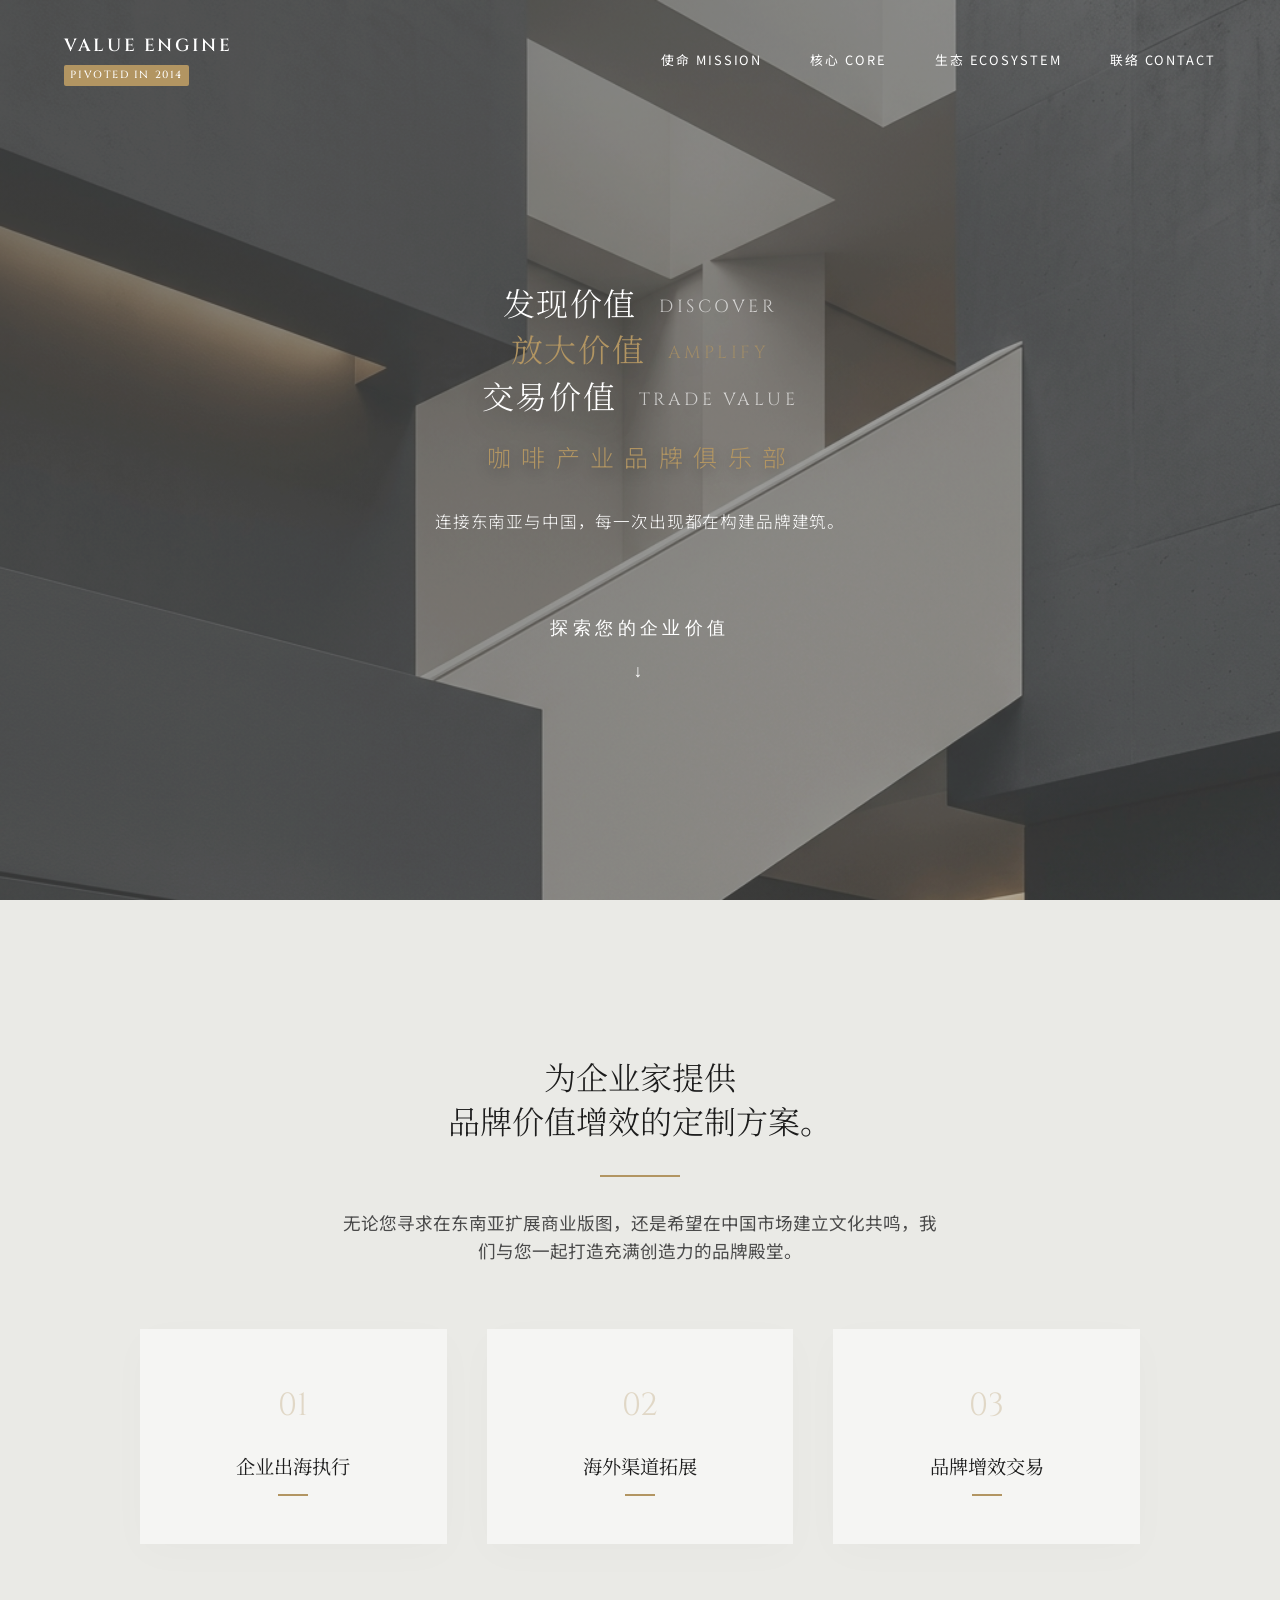
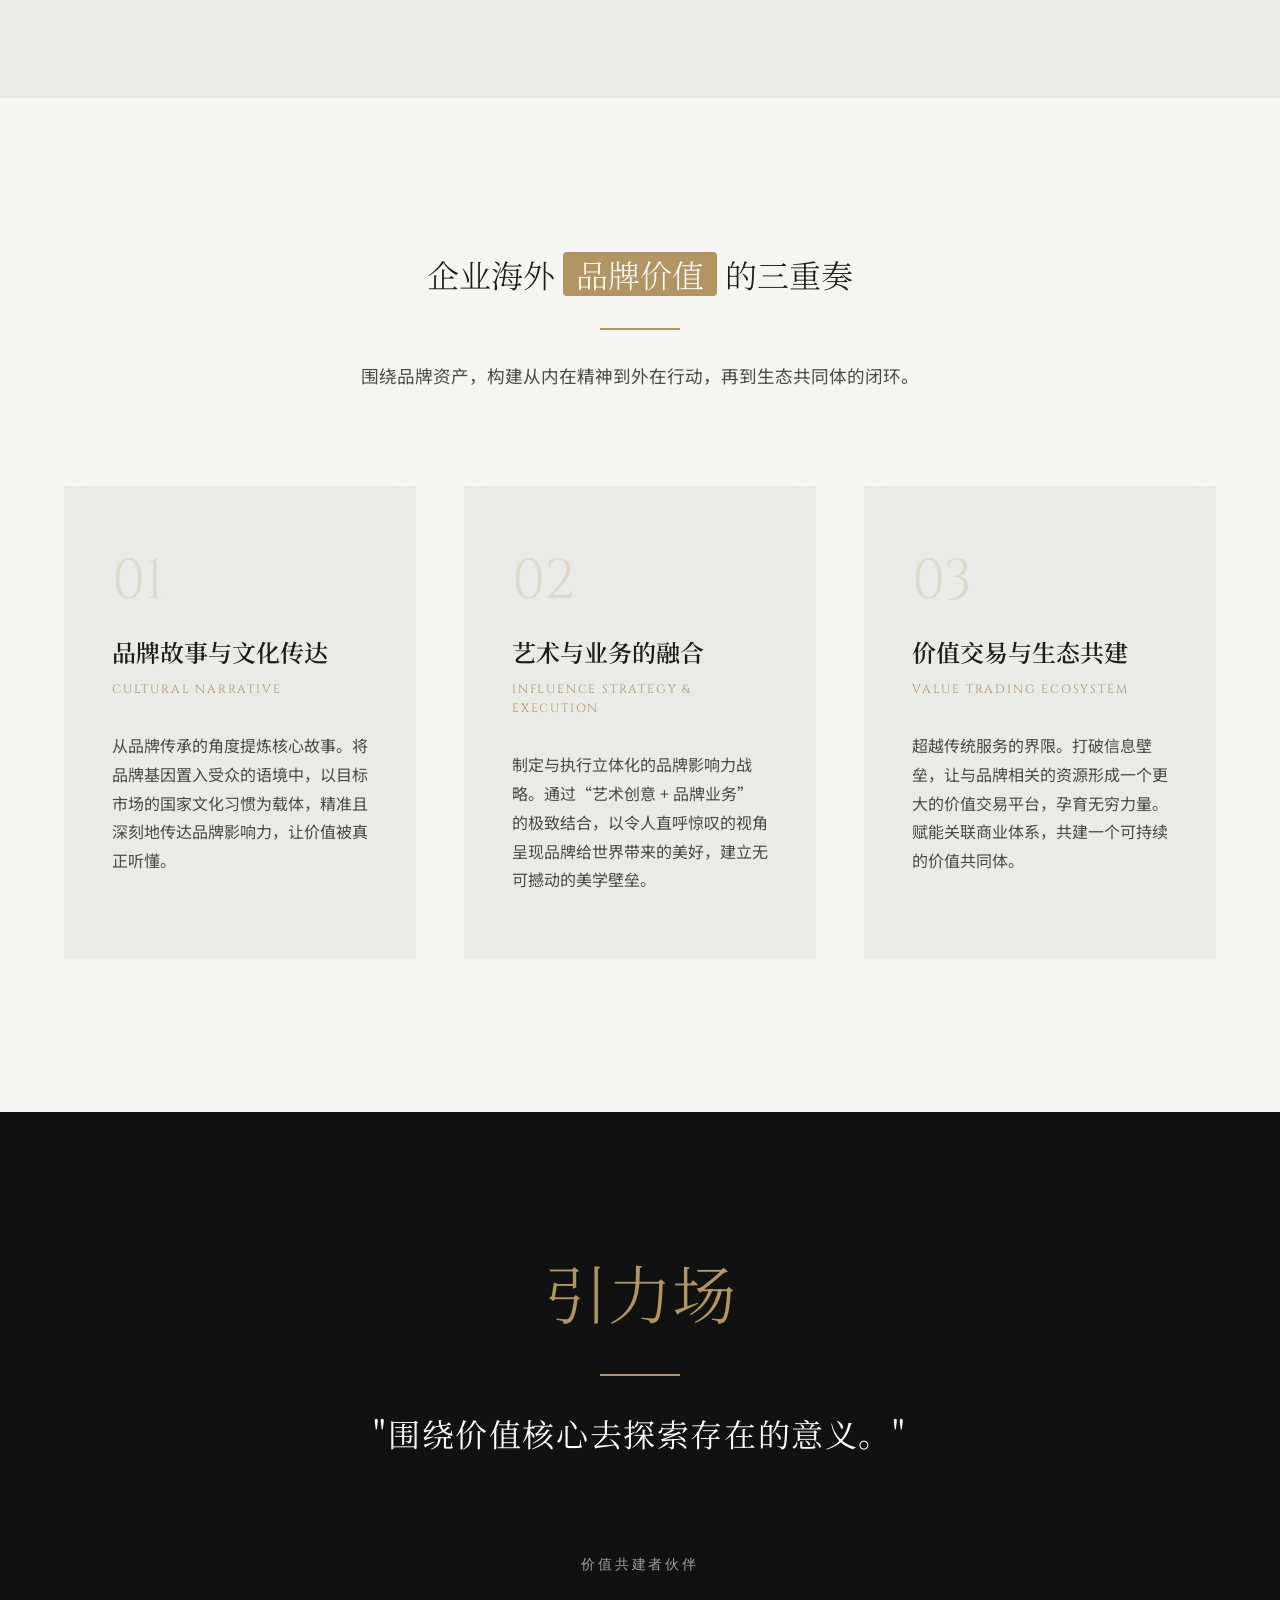
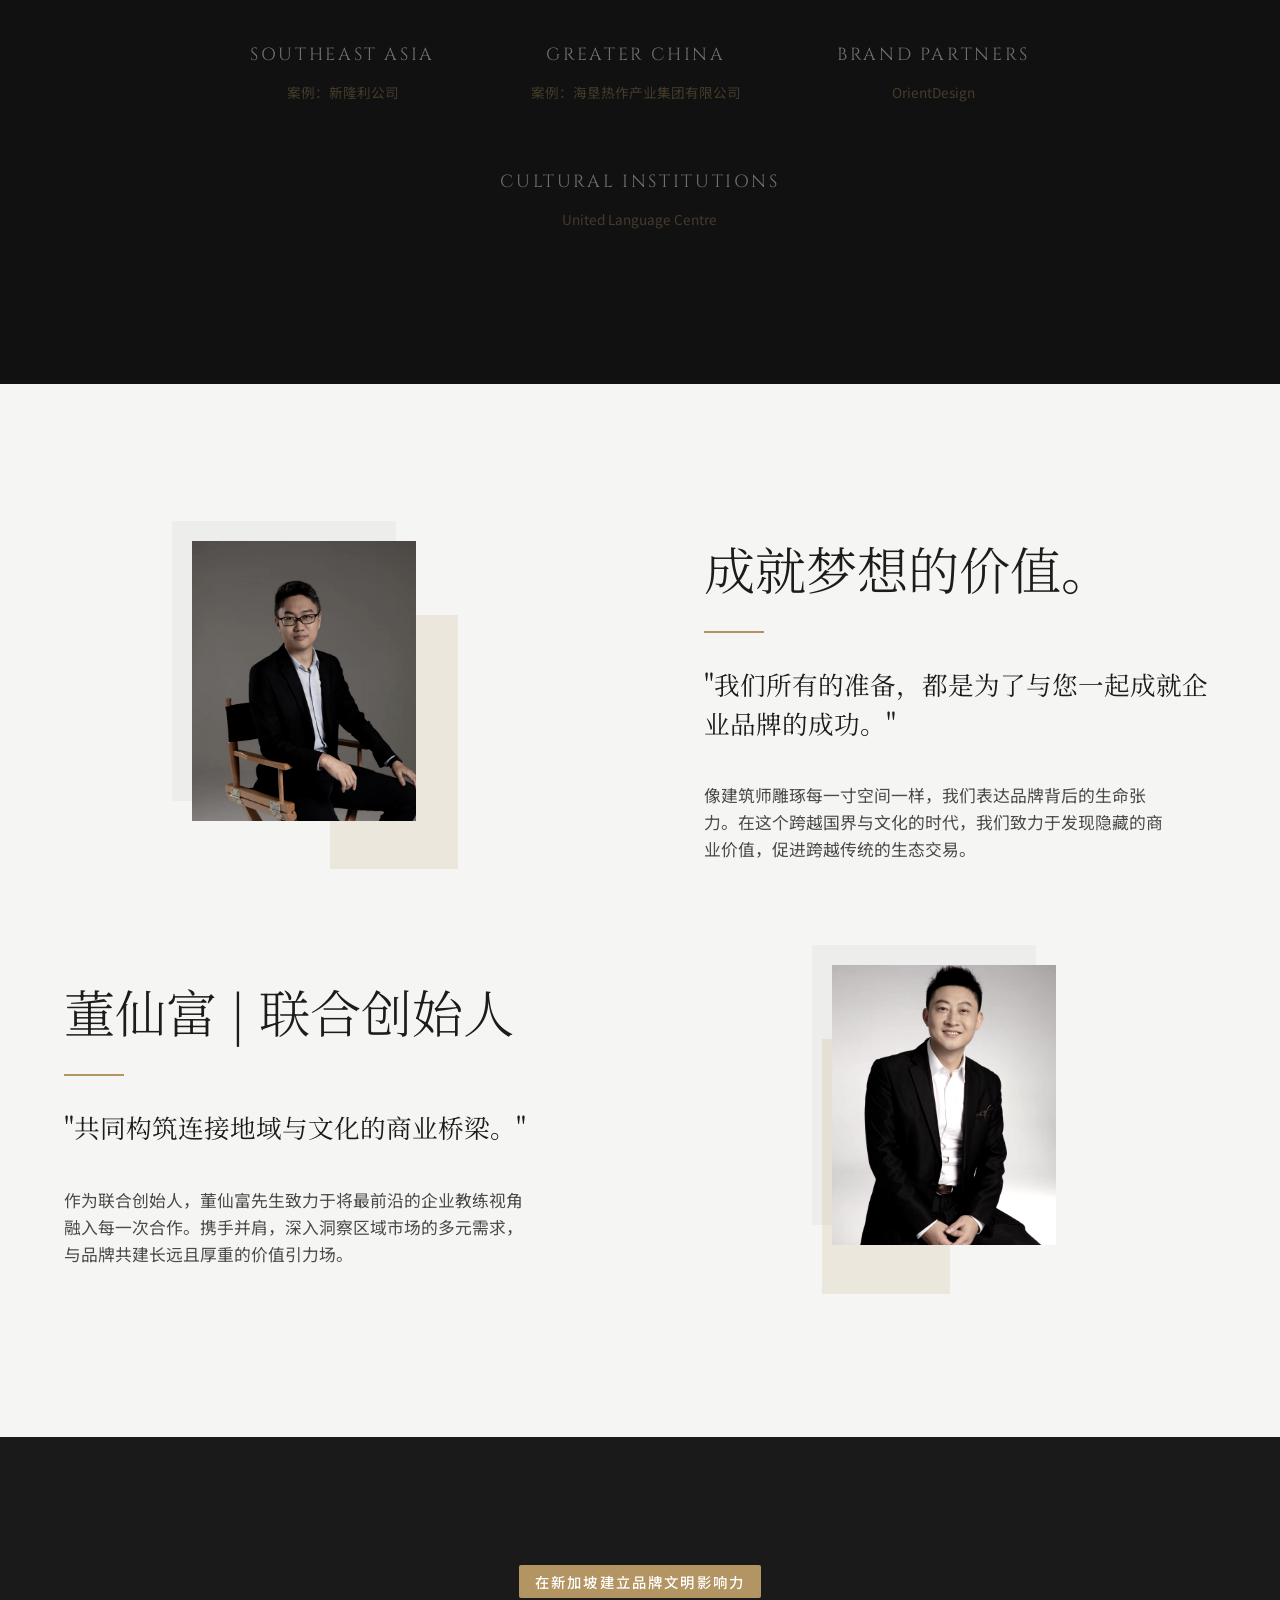
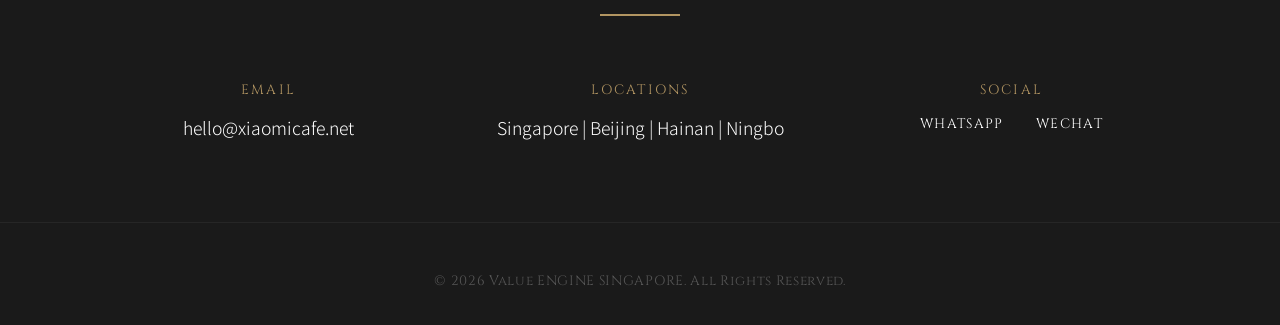
<file: index.html>
<!DOCTYPE html>
<html lang="zh-CN">

<head>
    <meta charset="UTF-8">
    <meta name="viewport" content="width=device-width, initial-scale=1.0">
    <title>价值交易 | 用好新加坡</title>
    <meta name="description" content="连接东南亚与中国，让品牌的发展带来更多的美好。">
    <!-- Google Fonts -->
    <link rel="preconnect" href="https://fonts.googleapis.com">
    <link rel="preconnect" href="https://fonts.gstatic.com" crossorigin>
    <link
        href="https://fonts.googleapis.com/css2?family=Cinzel:wght@400;600&family=Noto+Serif+SC:wght@300;400;600;900&family=Inter:wght@300;400;600&family=Noto+Sans+SC:wght@300;400;500;700&display=swap"
        rel="stylesheet">
    <link rel="stylesheet" href="style.css?v=3">
</head>

<body>
    <nav class="architect-nav">
        <div class="nav-branding">
            <div class="nav-logo">VALUE ENGINE</div>
            <div class="nav-badge"
                style="font-family: var(--font-english); font-size: 0.65rem; padding: 0.15rem 0.4rem; text-transform: uppercase;">
                pivoted in 2014</div>
        </div>
        <ul class="nav-links">
            <li><a href="#mission">使命 Mission</a></li>
            <li><a href="#services">核心 Core</a></li>
            <li><a href="#ecosystem">生态 Ecosystem</a></li>
            <li><a href="#contact">联络 Contact</a></li>
        </ul>
    </nav>

    <header class="hero" id="home">
        <div class="hero-bg" style="background-image: url('hero_abstract.png');"></div>
        <div class="hero-content">
            <div class="title-group">
                <h1 class="hero-title reveal-text delay-1">
                    <span class="block">发现价值 <span style="font-family: var(--font-english); font-size: 0.55em; font-weight: 300; opacity: 0.65; letter-spacing: 0.2em; margin-left: 0.8rem; vertical-align: middle;">DISCOVER</span></span>
                    <span class="block text-accent" style="margin: 0.5rem 0;">放大价值 <span style="font-family: var(--font-english); font-size: 0.55em; font-weight: 300; opacity: 0.65; letter-spacing: 0.2em; margin-left: 0.8rem; vertical-align: middle;">AMPLIFY</span></span>
                    <span class="block">交易价值 <span style="font-family: var(--font-english); font-size: 0.55em; font-weight: 300; opacity: 0.65; letter-spacing: 0.2em; margin-left: 0.8rem; vertical-align: middle;">TRADE VALUE</span></span>
                </h1>
                <div class="post-title bouncy-text reveal-text delay-2">
                    <span style="--delay: 1">咖</span><span style="--delay: 2">啡</span><span
                        style="--delay: 3">产</span><span style="--delay: 4">业</span><span
                        style="--delay: 5">品</span><span style="--delay: 6">牌</span><span
                        style="--delay: 7">俱</span><span style="--delay: 8">乐</span><span style="--delay: 9">部</span>
                </div>
            </div>
            <p class="hero-subtitle reveal-text delay-2">连接东南亚与中国，每一次出现都在构建品牌建筑。</p>
            <a href="#mission" class="scroll-down reveal-text delay-3">探索您的企业价值 <span class="arrow">↓</span></a>
        </div>
    </header>

    <section class="section mission" id="mission">
        <div class="container">
            <div class="text-center reveal-up">
                <h2 class="section-title small-title">为企业家提供<br>品牌价值增效的定制方案。</h2>
                <div class="title-line center mx-auto"></div>
                <p class="section-desc" style="margin-bottom: 4rem;">无论您寻求在东南亚扩展商业版图，还是希望在中国市场建立文化共鸣，我们与您一起打造充满创造力的品牌殿堂。
                </p>
            </div>

            <div class="solutions-grid mx-auto reveal-up delay-1" style="max-width: 1000px; margin-top: 3rem;">
                <div class="solution-item" onclick="window.location.href='enterprise.html'">
                    <span class="solution-number">01</span>
                    <h4 class="solution-title">企业出海执行</h4>
                    <div class="solution-line"></div>
                </div>
                <div class="solution-item" onclick="window.location.href='channel.html'">
                    <span class="solution-number">02</span>
                    <h4 class="solution-title">海外渠道拓展</h4>
                    <div class="solution-line"></div>
                </div>
                <div class="solution-item" onclick="window.location.href='trade.html'">
                    <span class="solution-number">03</span>
                    <h4 class="solution-title">品牌增效交易</h4>
                    <div class="solution-line"></div>
                </div>
            </div>
        </div>
    </section>

    <section class="section services" id="services">
        <div class="container">
            <h2 class="section-title text-center reveal-up small-title">企业海外 <span class="highlight-bg">品牌价值</span> 的三重奏
            </h2>
            <div class="title-line center mx-auto"></div>
            <p class="text-center section-desc reveal-up delay-1">围绕品牌资产，构建从内在精神到外在行动，再到生态共同体的闭环。</p>

            <div class="service-grid">
                <!-- Pillar 1 -->
                <div class="service-card reveal-up">
                    <div class="card-number">01</div>
                    <h3 class="card-title">品牌故事与文化传达</h3>
                    <h4 class="card-subtitle">Cultural Narrative</h4>
                    <p class="card-desc">从品牌传承的角度提炼核心故事。将品牌基因置入受众的语境中，以目标市场的国家文化习惯为载体，精准且深刻地传达品牌影响力，让价值被真正听懂。</p>
                </div>

                <!-- Pillar 2 -->
                <div class="service-card reveal-up delay-1">
                    <div class="card-number">02</div>
                    <h3 class="card-title">艺术与业务的融合</h3>
                    <h4 class="card-subtitle">Influence Strategy & Execution</h4>
                    <p class="card-desc">制定与执行立体化的品牌影响力战略。通过“艺术创意 + 品牌业务”的极致结合，以令人直呼惊叹的视角呈现品牌给世界带来的美好，建立无可撼动的美学壁垒。</p>
                </div>

                <!-- Pillar 3 -->
                <div class="service-card reveal-up delay-2">
                    <div class="card-number">03</div>
                    <h3 class="card-title">价值交易与生态共建</h3>
                    <h4 class="card-subtitle">Value Trading Ecosystem</h4>
                    <p class="card-desc">超越传统服务的界限。打破信息壁垒，让与品牌相关的资源形成一个更大的价值交易平台，孕育无穷力量。赋能关联商业体系，共建一个可持续的价值共同体。</p>
                </div>
            </div>
        </div>
    </section>

    <section class="section ecosystem" id="ecosystem">
        <div class="container reveal-up">
            <h2 class="ecosystem-title">引力场</h2>
            <div class="title-line center mx-auto"></div>
            <p class="ecosystem-quote">"围绕价值核心去探索存在的意义。"</p>

            <div class="partners-showcase">
                <h3 class="partners-title">价值共建者伙伴</h3>
                <div class="partners-grid">
                    <div class="partner-logo partner-logo-with-case">
                        <span>SOUTHEAST ASIA</span>
                        <a href="http://www.sinleonglee.sg" target="_blank" class="partner-case">案例：新隆利公司</a>
                    </div>
                    <div class="partner-logo partner-logo-with-case">
                        <span>GREATER CHINA</span>
                        <a href="https://www.hnfarms.com.cn/" target="_blank" class="partner-case">案例：海垦热作产业集团有限公司</a>
                    </div>
                    <div class="partner-logo partner-logo-with-case">
                        <span>BRAND PARTNERS</span>
                        <a href="https://orientdesign.com.sg/" target="_blank" class="partner-case">OrientDesign</a>
                    </div>
                    <div class="partner-logo partner-logo-with-case">
                        <span>CULTURAL INSTITUTIONS</span>
                        <a href="https://www.ulc.com.sg/" target="_blank" class="partner-case">United Language
                            Centre</a>
                    </div>
                </div>
            </div>
        </div>
    </section>

    <section class="section team" style="background-color: var(--color-surface);">
        <div class="container grid-2">
            <div class="mission-image reveal-up">
                <img src="portrait-img.jpg" alt="价值发现者肖像" class="portrait-img">
                <div class="image-accent"></div>
            </div>
            <div class="mission-text reveal-up delay-1">
                <h2 class="section-title">成就梦想的价值。</h2>
                <div class="title-line"></div>
                <p class="lead-text">"我们所有的准备，都是为了与您一起成就企业品牌的成功。"</p>
                <p class="desc-text">像建筑师雕琢每一寸空间一样，我们表达品牌背后的生命张力。在这个跨越国界与文化的时代，我们致力于发现隐藏的商业价值，促进跨越传统的生态交易。</p>
            </div>
        </div>

        <!-- 联合创始人版块 -->
        <div class="container grid-2" style="margin-top: 8vw;">
            <div class="mission-text reveal-up">
                <h2 class="section-title">董仙富 | 联合创始人</h2>
                <div class="title-line"></div>
                <p class="lead-text">"共同构筑连接地域与文化的商业桥梁。"</p>
                <p class="desc-text">作为联合创始人，董仙富先生致力于将最前沿的企业教练视角融入每一次合作。携手并肩，深入洞察区域市场的多元需求，与品牌共建长远且厚重的价值引力场。</p>
            </div>
            <div class="mission-image reveal-up delay-1">
                <img src="dongxianfu.jpg" alt="联合创始人肖像" class="portrait-img">
                <div class="image-accent" style="left: -10px; right: auto;"></div>
            </div>
        </div>
    </section>

    <footer class="footer" id="contact">
        <div class="container text-center">
            <div style="margin-bottom: 1rem;">
                <!-- Removed Text -->
                <div class="nav-badge" style="display: inline-block; font-size: 0.9rem; padding: 0.3rem 1rem;">
                    在新加坡建立品牌文明影响力</div>
            </div>
            <div class="title-line center mx-auto" style="margin-bottom: 4rem;"></div>

            <div class="contact-info-grid">
                <div class="contact-item">
                    <h4 class="contact-label">Email</h4>
                    <a href="mailto:hello@xiaomicafe.net" class="contact-value">hello@xiaomicafe.net</a>
                </div>
                <div class="contact-item">
                    <h4 class="contact-label">Locations</h4>
                    <p class="contact-value">Singapore | Beijing | Hainan | Ningbo</p>
                </div>
                <div class="contact-item">
                    <h4 class="contact-label">Social</h4>
                    <div class="social-links-center">
                        <a href="#" class="social-icon">WhatsApp</a>
                        <a href="#" class="social-icon">WeChat</a>
                    </div>
                </div>
            </div>
        </div>
        <div class="footer-bottom" style="margin-top: 5rem;">
            <p>&copy; 2026 Value ENGINE SINGAPORE. All Rights Reserved.</p>
        </div>
    </footer>

    <script src="script.js?v=2"></script>
</body>

</html>
</file>
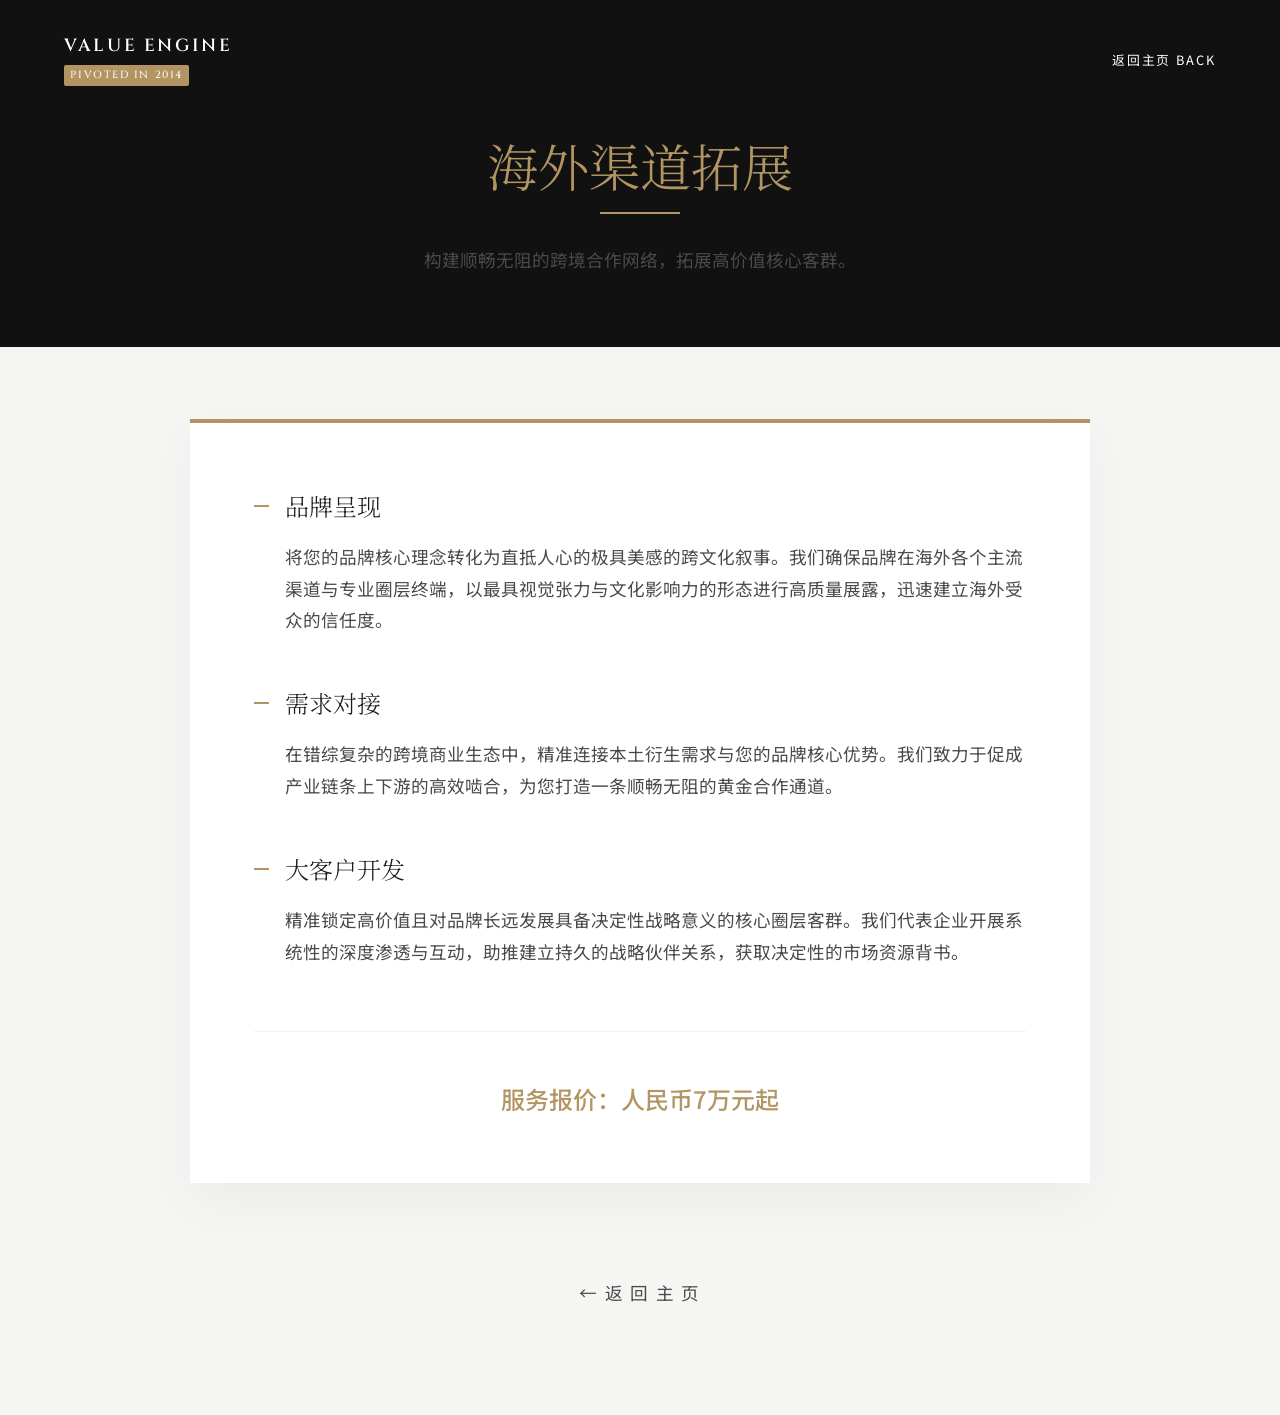
<file: channel.html>
<!DOCTYPE html>
<html lang="zh-CN">

<head>
    <meta charset="UTF-8">
    <meta name="viewport" content="width=device-width, initial-scale=1.0">
    <title>海外渠道拓展 | VALUE ENGINE</title>
    <meta name="description" content="连接东南亚与中国，让品牌的发展带来更多的美好。">
    <!-- Google Fonts -->
    <link rel="preconnect" href="https://fonts.googleapis.com">
    <link rel="preconnect" href="https://fonts.gstatic.com" crossorigin>
    <link href="https://fonts.googleapis.com/css2?family=Cinzel:wght@400;600&family=Noto+Serif+SC:wght@300;400;600;900&family=Inter:wght@300;400;600&family=Noto+Sans+SC:wght@300;400;500;700&display=swap" rel="stylesheet">
    <link rel="stylesheet" href="style.css?v=3">
    <style>
        .service-detail-header {
            padding: 15vh 5vw 8vh 5vw;
            background-color: var(--color-dark-bg);
            color: var(--color-dark-text);
            text-align: center;
        }
        .service-detail-content {
            padding: 8vh 5vw 12vh 5vw;
            background-color: var(--color-surface);
        }
        .detail-card {
            background-color: #FFF;
            padding: 4rem;
            max-width: 900px;
            margin: 0 auto 3rem auto;
            box-shadow: 0 20px 50px rgba(0,0,0,0.04);
            border-top: 4px solid var(--color-accent);
        }
        .detail-item {
            margin-bottom: 3rem;
        }
        .detail-item:last-child {
            margin-bottom: 0;
        }
        .detail-title {
            font-size: 1.5rem;
            color: var(--color-text-primary);
            margin-bottom: 1rem;
            font-family: var(--font-heading);
            display: flex;
            align-items: center;
            gap: 1rem;
        }
        .detail-title::before {
            content: '';
            display: block;
            width: 15px;
            height: 2px;
            background-color: var(--color-accent);
        }
        .detail-desc {
            font-size: 1.1rem;
            color: var(--color-text-secondary);
            line-height: 1.8;
            padding-left: calc(15px + 1rem);
        }
        .price-tag {
            text-align: center;
            font-size: 1.5rem;
            color: var(--color-accent);
            font-family: var(--font-body);
            font-weight: 500;
            margin-top: 4rem;
            padding-top: 3rem;
            border-top: 1px solid rgba(0,0,0,0.05);
        }
        .back-link {
            display: inline-block;
            margin-top: 3rem;
            font-size: 1.1rem;
            color: var(--color-text-secondary);
            text-transform: uppercase;
            letter-spacing: 0.1em;
            transition: var(--transition-smooth);
            text-align: center;
            width: 100%;
        }
        .back-link:hover {
            color: var(--color-accent);
        }
        @media (max-width: 768px) {
            .detail-card { padding: 2rem; }
        }
    </style>
</head>

<body>
    <nav class="architect-nav scrolled">
        <div class="nav-branding">
            <div class="nav-logo">VALUE ENGINE</div>
            <div class="nav-badge" style="font-family: var(--font-english); font-size: 0.65rem; padding: 0.15rem 0.4rem; text-transform: uppercase;">pivoted in 2014</div>
        </div>
        <ul class="nav-links">
            <li><a href="index.html#mission">返回主页 BACK</a></li>
        </ul>
    </nav>

    <header class="service-detail-header">
        <h1 class="section-title text-accent" style="margin-bottom: 1rem;">海外渠道拓展</h1>
        <div class="title-line center mx-auto"></div>
        <p class="section-desc" style="margin-bottom: 0;">构建顺畅无阻的跨境合作网络，拓展高价值核心客群。</p>
    </header>

    <section class="service-detail-content">
        <div class="container">
            <div class="detail-card">
                <div class="detail-item">
                    <h3 class="detail-title">品牌呈现</h3>
                    <p class="detail-desc">将您的品牌核心理念转化为直抵人心的极具美感的跨文化叙事。我们确保品牌在海外各个主流渠道与专业圈层终端，以最具视觉张力与文化影响力的形态进行高质量展露，迅速建立海外受众的信任度。</p>
                </div>
                <div class="detail-item">
                    <h3 class="detail-title">需求对接</h3>
                    <p class="detail-desc">在错综复杂的跨境商业生态中，精准连接本土衍生需求与您的品牌核心优势。我们致力于促成产业链条上下游的高效啮合，为您打造一条顺畅无阻的黄金合作通道。</p>
                </div>
                <div class="detail-item">
                    <h3 class="detail-title">大客户开发</h3>
                    <p class="detail-desc">精准锁定高价值且对品牌长远发展具备决定性战略意义的核心圈层客群。我们代表企业开展系统性的深度渗透与互动，助推建立持久的战略伙伴关系，获取决定性的市场资源背书。</p>
                </div>
                
                <div class="price-tag">
                    服务报价：人民币7万元起
                </div>
            </div>
            <a href="index.html" class="back-link">← 返 回 主 页</a>
        </div>
    </section>

    <script src="script.js?v=2"></script>
</body>
</html>
</file>
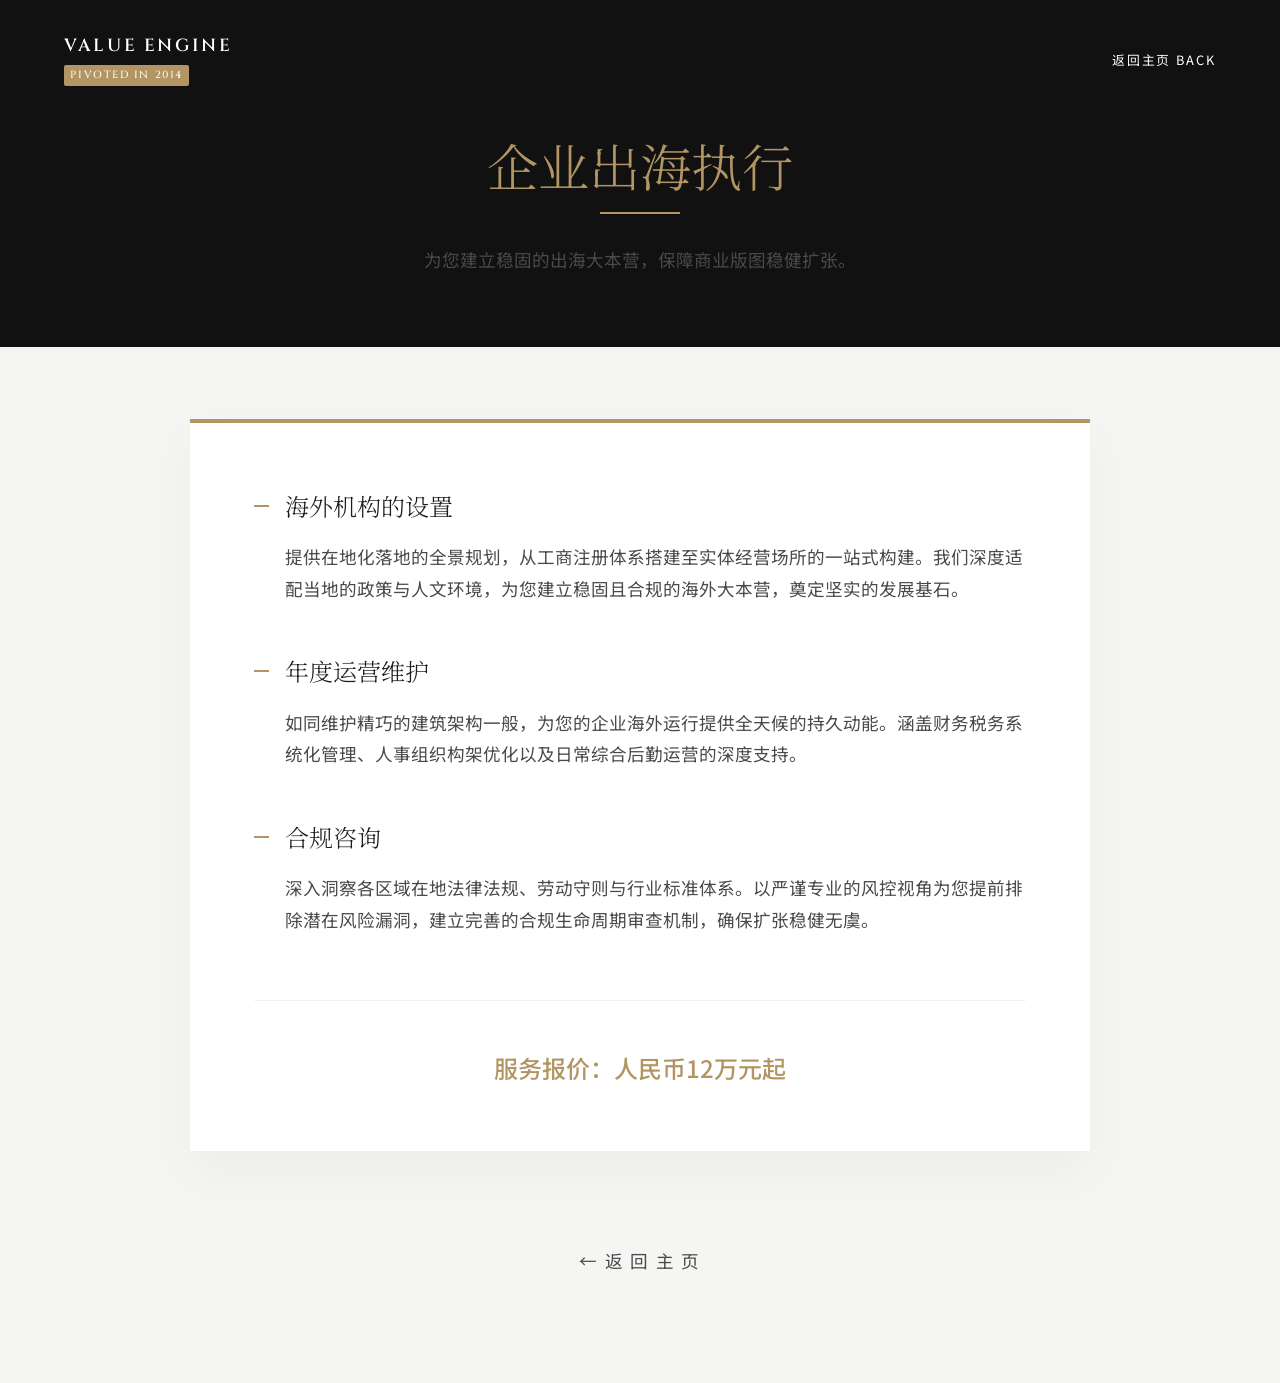
<file: enterprise.html>
<!DOCTYPE html>
<html lang="zh-CN">

<head>
    <meta charset="UTF-8">
    <meta name="viewport" content="width=device-width, initial-scale=1.0">
    <title>企业出海执行 | VALUE ENGINE</title>
    <meta name="description" content="连接东南亚与中国，让品牌的发展带来更多的美好。">
    <!-- Google Fonts -->
    <link rel="preconnect" href="https://fonts.googleapis.com">
    <link rel="preconnect" href="https://fonts.gstatic.com" crossorigin>
    <link href="https://fonts.googleapis.com/css2?family=Cinzel:wght@400;600&family=Noto+Serif+SC:wght@300;400;600;900&family=Inter:wght@300;400;600&family=Noto+Sans+SC:wght@300;400;500;700&display=swap" rel="stylesheet">
    <link rel="stylesheet" href="style.css?v=3">
    <style>
        .service-detail-header {
            padding: 15vh 5vw 8vh 5vw;
            background-color: var(--color-dark-bg);
            color: var(--color-dark-text);
            text-align: center;
        }
        .service-detail-content {
            padding: 8vh 5vw 12vh 5vw;
            background-color: var(--color-surface);
        }
        .detail-card {
            background-color: #FFF;
            padding: 4rem;
            max-width: 900px;
            margin: 0 auto 3rem auto;
            box-shadow: 0 20px 50px rgba(0,0,0,0.04);
            border-top: 4px solid var(--color-accent);
        }
        .detail-item {
            margin-bottom: 3rem;
        }
        .detail-item:last-child {
            margin-bottom: 0;
        }
        .detail-title {
            font-size: 1.5rem;
            color: var(--color-text-primary);
            margin-bottom: 1rem;
            font-family: var(--font-heading);
            display: flex;
            align-items: center;
            gap: 1rem;
        }
        .detail-title::before {
            content: '';
            display: block;
            width: 15px;
            height: 2px;
            background-color: var(--color-accent);
        }
        .detail-desc {
            font-size: 1.1rem;
            color: var(--color-text-secondary);
            line-height: 1.8;
            padding-left: calc(15px + 1rem);
        }
        .price-tag {
            text-align: center;
            font-size: 1.5rem;
            color: var(--color-accent);
            font-family: var(--font-body);
            font-weight: 500;
            margin-top: 4rem;
            padding-top: 3rem;
            border-top: 1px solid rgba(0,0,0,0.05);
        }
        .back-link {
            display: inline-block;
            margin-top: 3rem;
            font-size: 1.1rem;
            color: var(--color-text-secondary);
            text-transform: uppercase;
            letter-spacing: 0.1em;
            transition: var(--transition-smooth);
            text-align: center;
            width: 100%;
        }
        .back-link:hover {
            color: var(--color-accent);
        }
        @media (max-width: 768px) {
            .detail-card { padding: 2rem; }
        }
    </style>
</head>

<body>
    <nav class="architect-nav scrolled">
        <div class="nav-branding">
            <div class="nav-logo">VALUE ENGINE</div>
            <div class="nav-badge" style="font-family: var(--font-english); font-size: 0.65rem; padding: 0.15rem 0.4rem; text-transform: uppercase;">pivoted in 2014</div>
        </div>
        <ul class="nav-links">
            <li><a href="index.html#mission">返回主页 BACK</a></li>
        </ul>
    </nav>

    <header class="service-detail-header">
        <h1 class="section-title text-accent" style="margin-bottom: 1rem;">企业出海执行</h1>
        <div class="title-line center mx-auto"></div>
        <p class="section-desc" style="margin-bottom: 0;">为您建立稳固的出海大本营，保障商业版图稳健扩张。</p>
    </header>

    <section class="service-detail-content">
        <div class="container">
            <div class="detail-card">
                <div class="detail-item">
                    <h3 class="detail-title">海外机构的设置</h3>
                    <p class="detail-desc">提供在地化落地的全景规划，从工商注册体系搭建至实体经营场所的一站式构建。我们深度适配当地的政策与人文环境，为您建立稳固且合规的海外大本营，奠定坚实的发展基石。</p>
                </div>
                <div class="detail-item">
                    <h3 class="detail-title">年度运营维护</h3>
                    <p class="detail-desc">如同维护精巧的建筑架构一般，为您的企业海外运行提供全天候的持久动能。涵盖财务税务系统化管理、人事组织构架优化以及日常综合后勤运营的深度支持。</p>
                </div>
                <div class="detail-item">
                    <h3 class="detail-title">合规咨询</h3>
                    <p class="detail-desc">深入洞察各区域在地法律法规、劳动守则与行业标准体系。以严谨专业的风控视角为您提前排除潜在风险漏洞，建立完善的合规生命周期审查机制，确保扩张稳健无虞。</p>
                </div>
                
                <div class="price-tag">
                    服务报价：人民币12万元起
                </div>
            </div>
            <a href="index.html" class="back-link">← 返 回 主 页</a>
        </div>
    </section>

    <script src="script.js?v=2"></script>
</body>
</html>
</file>
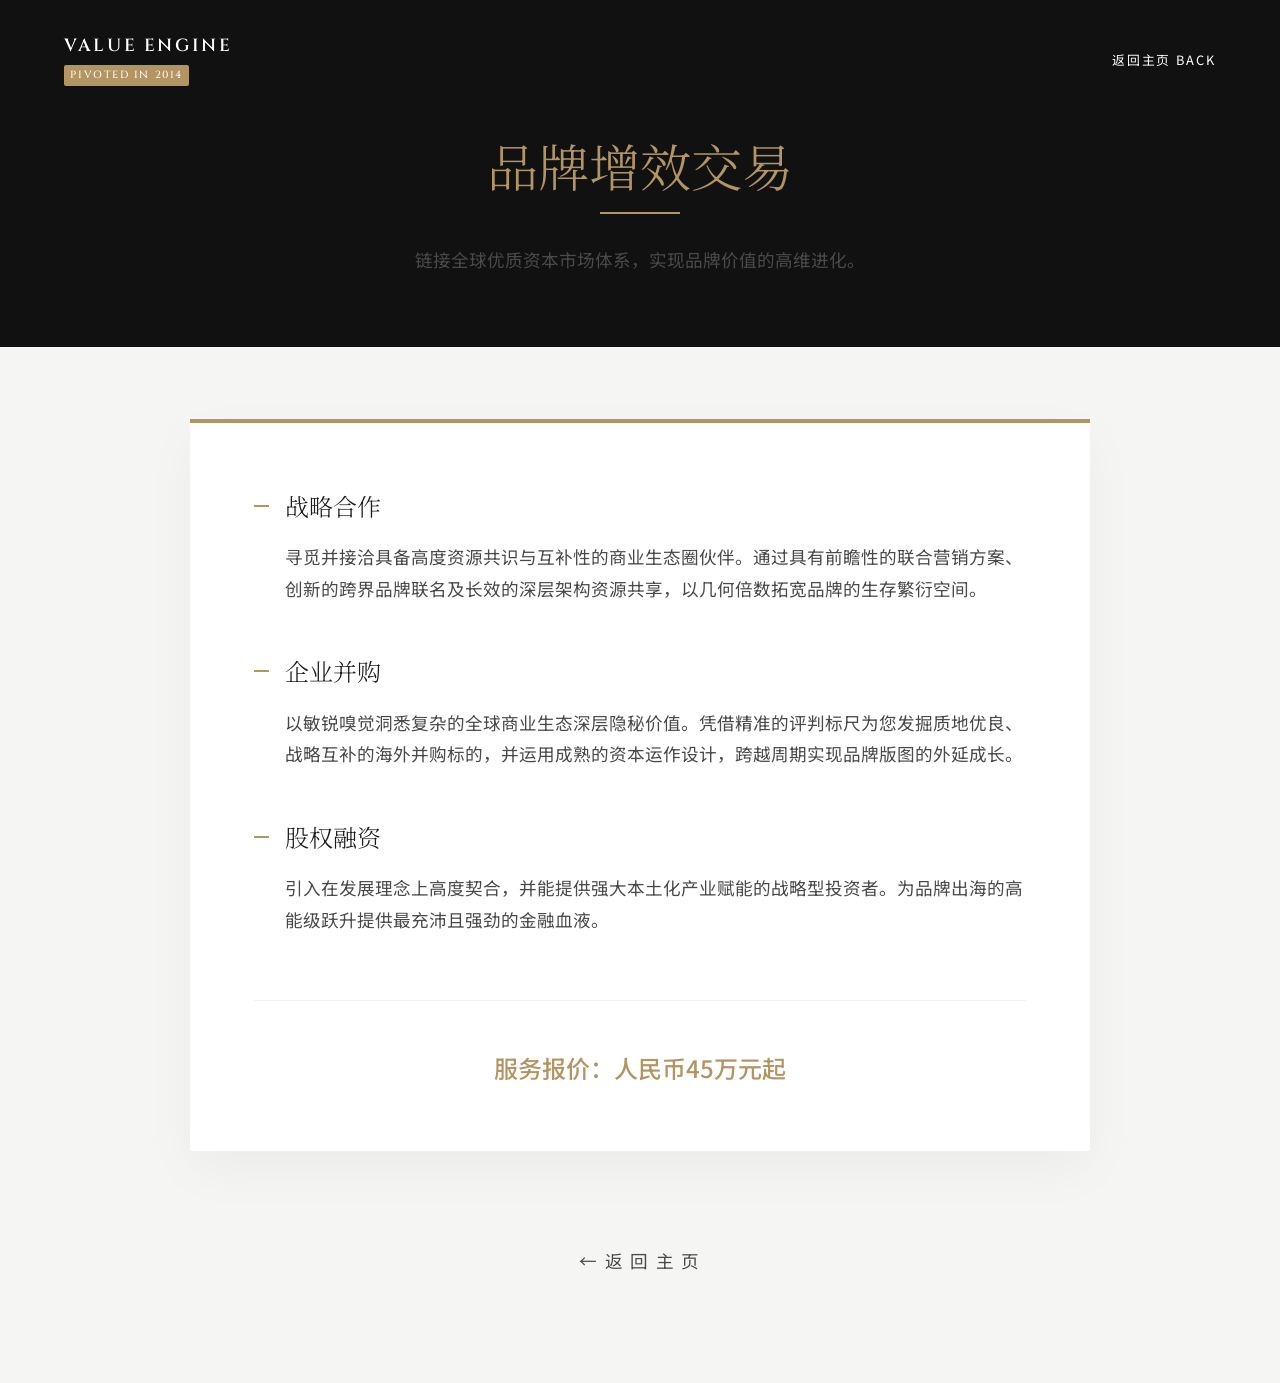
<file: trade.html>
<!DOCTYPE html>
<html lang="zh-CN">

<head>
    <meta charset="UTF-8">
    <meta name="viewport" content="width=device-width, initial-scale=1.0">
    <title>品牌增效交易 | VALUE ENGINE</title>
    <meta name="description" content="连接东南亚与中国，让品牌的发展带来更多的美好。">
    <!-- Google Fonts -->
    <link rel="preconnect" href="https://fonts.googleapis.com">
    <link rel="preconnect" href="https://fonts.gstatic.com" crossorigin>
    <link href="https://fonts.googleapis.com/css2?family=Cinzel:wght@400;600&family=Noto+Serif+SC:wght@300;400;600;900&family=Inter:wght@300;400;600&family=Noto+Sans+SC:wght@300;400;500;700&display=swap" rel="stylesheet">
    <link rel="stylesheet" href="style.css?v=3">
    <style>
        .service-detail-header {
            padding: 15vh 5vw 8vh 5vw;
            background-color: var(--color-dark-bg);
            color: var(--color-dark-text);
            text-align: center;
        }
        .service-detail-content {
            padding: 8vh 5vw 12vh 5vw;
            background-color: var(--color-surface);
        }
        .detail-card {
            background-color: #FFF;
            padding: 4rem;
            max-width: 900px;
            margin: 0 auto 3rem auto;
            box-shadow: 0 20px 50px rgba(0,0,0,0.04);
            border-top: 4px solid var(--color-accent);
        }
        .detail-item {
            margin-bottom: 3rem;
        }
        .detail-item:last-child {
            margin-bottom: 0;
        }
        .detail-title {
            font-size: 1.5rem;
            color: var(--color-text-primary);
            margin-bottom: 1rem;
            font-family: var(--font-heading);
            display: flex;
            align-items: center;
            gap: 1rem;
        }
        .detail-title::before {
            content: '';
            display: block;
            width: 15px;
            height: 2px;
            background-color: var(--color-accent);
        }
        .detail-desc {
            font-size: 1.1rem;
            color: var(--color-text-secondary);
            line-height: 1.8;
            padding-left: calc(15px + 1rem);
        }
        .price-tag {
            text-align: center;
            font-size: 1.5rem;
            color: var(--color-accent);
            font-family: var(--font-body);
            font-weight: 500;
            margin-top: 4rem;
            padding-top: 3rem;
            border-top: 1px solid rgba(0,0,0,0.05);
        }
        .back-link {
            display: inline-block;
            margin-top: 3rem;
            font-size: 1.1rem;
            color: var(--color-text-secondary);
            text-transform: uppercase;
            letter-spacing: 0.1em;
            transition: var(--transition-smooth);
            text-align: center;
            width: 100%;
        }
        .back-link:hover {
            color: var(--color-accent);
        }
        @media (max-width: 768px) {
            .detail-card { padding: 2rem; }
        }
    </style>
</head>

<body>
    <nav class="architect-nav scrolled">
        <div class="nav-branding">
            <div class="nav-logo">VALUE ENGINE</div>
            <div class="nav-badge" style="font-family: var(--font-english); font-size: 0.65rem; padding: 0.15rem 0.4rem; text-transform: uppercase;">pivoted in 2014</div>
        </div>
        <ul class="nav-links">
            <li><a href="index.html#mission">返回主页 BACK</a></li>
        </ul>
    </nav>

    <header class="service-detail-header">
        <h1 class="section-title text-accent" style="margin-bottom: 1rem;">品牌增效交易</h1>
        <div class="title-line center mx-auto"></div>
        <p class="section-desc" style="margin-bottom: 0;">链接全球优质资本市场体系，实现品牌价值的高维进化。</p>
    </header>

    <section class="service-detail-content">
        <div class="container">
            <div class="detail-card">
                <div class="detail-item">
                    <h3 class="detail-title">战略合作</h3>
                    <p class="detail-desc">寻觅并接洽具备高度资源共识与互补性的商业生态圈伙伴。通过具有前瞻性的联合营销方案、创新的跨界品牌联名及长效的深层架构资源共享，以几何倍数拓宽品牌的生存繁衍空间。</p>
                </div>
                <div class="detail-item">
                    <h3 class="detail-title">企业并购</h3>
                    <p class="detail-desc">以敏锐嗅觉洞悉复杂的全球商业生态深层隐秘价值。凭借精准的评判标尺为您发掘质地优良、战略互补的海外并购标的，并运用成熟的资本运作设计，跨越周期实现品牌版图的外延成长。</p>
                </div>
                <div class="detail-item">
                    <h3 class="detail-title">股权融资</h3>
                    <p class="detail-desc">引入在发展理念上高度契合，并能提供强大本土化产业赋能的战略型投资者。为品牌出海的高能级跃升提供最充沛且强劲的金融血液。</p>
                </div>
                
                <div class="price-tag">
                    服务报价：人民币45万元起
                </div>
            </div>
            <a href="index.html" class="back-link">← 返 回 主 页</a>
        </div>
    </section>

    <script src="script.js?v=2"></script>
</body>
</html>
</file>
<file: style.css>
/* Architectural Minimalist Theme */

:root {
    --color-bg: #EAEAE6; /* Warm off-white */
    --color-surface: #F5F5F3;
    --color-text-primary: #1C1C1C; /* Charcoal */
    --color-text-secondary: #4A4A4A;
    --color-accent: #B29562; /* Sophisticated Muted Gold */
    --color-dark-bg: #111111;
    --color-dark-surface: #1A1A1A;
    --color-dark-text: #FFFFFF;
    
    --font-heading: 'Noto Serif SC', 'Playfair Display', serif;
    --font-english: 'Cinzel', serif;
    --font-body: 'Noto Sans SC', 'Inter', system-ui, -apple-system, sans-serif;
    
    --transition-smooth: all 0.6s cubic-bezier(0.16, 1, 0.3, 1);
    --transition-slow: all 1.2s cubic-bezier(0.16, 1, 0.3, 1);
}

* {
    margin: 0;
    padding: 0;
    box-sizing: border-box;
}

body {
    font-family: var(--font-body);
    color: var(--color-text-primary);
    background-color: var(--color-bg);
    line-height: 1.6;
    overflow-x: hidden;
    scroll-behavior: smooth;
    -webkit-font-smoothing: antialiased;
}

h1, h2, h3, h4, .serif-text {
    font-family: var(--font-heading);
    font-weight: 300;
}

a {
    text-decoration: none;
    color: inherit;
}

.container {
    max-width: 1300px;
    margin: 0 auto;
    padding: 0 5vw;
}

.text-accent {
    color: var(--color-accent);
}

.mx-auto { margin-left: auto; margin-right: auto; }
.text-center { text-align: center; }

/* Navigation */
.architect-nav {
    position: fixed;
    top: 0;
    width: 100%;
    padding: 2rem 5vw;
    display: flex;
    justify-content: space-between;
    align-items: center;
    z-index: 100;
    background: transparent;
    transition: var(--transition-smooth);
    color: var(--color-dark-text); /* Starts dark bg friendly for hero */
}

.architect-nav.scrolled {
    background: rgba(234, 234, 230, 0.95);
    backdrop-filter: blur(10px);
    color: var(--color-text-primary);
    padding: 1.5rem 5vw;
    box-shadow: 0 4px 30px rgba(0,0,0,0.03);
}

.nav-branding {
    display: flex;
    flex-direction: column;
    gap: 0.3rem;
}

.nav-logo {
    font-family: var(--font-english);
    font-size: 1.1rem;
    letter-spacing: 0.15em;
    font-weight: 600;
}

.nav-badge {
    background-color: var(--color-accent);
    color: #FFF;
    font-size: 0.75rem;
    padding: 0.15rem 0.5rem;
    border-radius: 2px;
    align-self: flex-start;
    font-family: var(--font-body);
    font-weight: 500;
    letter-spacing: 0.15em;
}

.nav-links {
    list-style: none;
    display: flex;
    gap: 3rem;
}

.nav-links a {
    font-size: 0.8rem;
    text-transform: uppercase;
    letter-spacing: 0.15em;
    position: relative;
    padding-bottom: 5px;
}

.nav-links a::after {
    content: '';
    position: absolute;
    bottom: 0;
    left: 0;
    width: 0;
    height: 1px;
    background-color: var(--color-accent);
    transition: width 0.3s ease;
}

.nav-links a:hover::after {
    width: 100%;
}

/* Typography elements */
.section-title {
    font-size: clamp(2.2rem, 4vw, 3.5rem);
    line-height: 1.2;
    margin-bottom: 2rem;
}

.section-title.small-title {
    font-size: clamp(1.6rem, 2.5vw, 2.2rem);
    line-height: 1.4;
}

.highlight-bg {
    background-color: var(--color-accent);
    color: #FFF;
    padding: 0 0.8rem;
    border-radius: 4px;
    display: inline-block;
}

.title-line {
    width: 60px;
    height: 2px;
    background-color: var(--color-accent);
    margin-bottom: 2rem;
}

.title-line.center {
    width: 80px;
}

/* Sections */
.section {
    padding: 12vw 0;
}

/* Hero Section */
.hero {
    height: 100vh;
    position: relative;
    display: flex;
    align-items: center;
    justify-content: center;
    overflow: hidden;
    color: var(--color-dark-text);
}

.hero-bg {
    position: absolute;
    top: 0;
    left: 0;
    width: 100%;
    height: 120%; /* For slight parallax if needed */
    background-size: cover;
    background-position: center;
    background-color: var(--color-dark-bg);
    opacity: 0.8;
    z-index: -1;
    transform: translateZ(0); /* Hardware accel */
}

/* Overlay to ensure text readability */
.hero-bg::after {
    content: '';
    position: absolute;
    inset: 0;
    background: linear-gradient(135deg, rgba(17,17,17,0.7) 0%, rgba(17,17,17,0.3) 100%);
}

.hero-content {
    text-align: center;
    z-index: 10;
    padding: 0 20px;
    margin-top: 5vh;
}

.hero-title {
    font-size: clamp(1.2rem, 2.5vw, 2.2rem);
    line-height: 1.2;
    letter-spacing: 0.05em;
    margin-bottom: 2rem;
    text-shadow: 0 10px 30px rgba(0,0,0,0.3);
}

.hero-title .block {
    display: block;
}

/* Custom Header Texts */
.title-group {
    display: flex;
    flex-direction: column;
    align-items: center;
    margin-bottom: 2rem;
}

.title-group .hero-title {
    margin-bottom: 0;
    margin: 1.5rem 0;
}

.pre-title {
    font-size: clamp(1.2rem, 2.5vw, 2rem);
    font-family: var(--font-heading);
    color: rgba(255, 255, 255, 0.8);
    letter-spacing: 0.2em;
    font-weight: 300;
    text-shadow: 0 5px 15px rgba(0,0,0,0.3);
    position: relative;
    display: inline-block;
}

.pre-title::before {
    content: '';
    position: absolute;
    bottom: -5px;
    left: 50%;
    transform: translateX(-50%);
    width: 30px;
    height: 1px;
    background-color: var(--color-accent);
}

.post-title {
    font-size: clamp(1rem, 2vw, 1.5rem);
    font-weight: 300;
    color: var(--color-accent);
    letter-spacing: 0.3em;
    text-shadow: 0 5px 15px rgba(0,0,0,0.3);
}

.bouncy-text {
    display: flex;
    justify-content: center;
    gap: 0.2rem;
}

.bouncy-text span {
    display: inline-block;
    animation: jump 2s infinite cubic-bezier(0.28, 0.84, 0.42, 1);
    animation-delay: calc(var(--delay) * 0.1s);
}

@keyframes jump {
    0%, 100% { transform: translateY(0); }
    50% { transform: translateY(-10px); }
}

.hero-subtitle {
    font-size: clamp(1rem, 1.3vw, 1.4rem);
    font-family: var(--font-body);
    font-weight: 300;
    letter-spacing: 0.05em;
    max-width: 700px;
    margin: 0 auto 5rem auto;
    opacity: 0.8;
}

.scroll-down {
    display: inline-flex;
    flex-direction: column;
    align-items: center;
    gap: 15px;
    font-size: 1.1rem;
    letter-spacing: 0.25em;
    text-transform: uppercase;
    font-family: var(--font-english);
    transition: var(--transition-smooth);
    opacity: 0.7;
}

.scroll-down:hover {
    opacity: 1;
    color: var(--color-accent);
}

.scroll-down .arrow {
    display: block;
    animation: bounce 2s infinite;
}

@keyframes bounce {
    0%, 20%, 50%, 80%, 100% { transform: translateY(0); }
    40% { transform: translateY(6px); }
    60% { transform: translateY(3px); }
}

/* Mission Section */
.grid-2 {
    display: grid;
    grid-template-columns: 1fr 1fr;
    gap: 10vw;
    align-items: center;
}

.mission-image {
    position: relative;
    padding-right: 2rem;
    padding-bottom: 2rem;
    width: 50%;
    margin: 0 auto;
}

.portrait-img {
    width: 100%;
    height: auto;
    object-fit: cover;
    aspect-ratio: 4/5;
    filter: sepia(10%) grayscale(40%) contrast(110%);
    box-shadow: -20px -20px 0px rgba(0,0,0,0.03);
    z-index: 2;
    position: relative;
    transition: var(--transition-slow);
}

.mission-image:hover .portrait-img {
    filter: sepia(0%) grayscale(0%) contrast(100%);
    transform: scale(1.02);
}

.image-accent {
    position: absolute;
    bottom: -10px;
    right: -10px;
    width: 50%;
    height: 80%;
    background-color: var(--color-accent);
    z-index: 1;
    opacity: 0.15;
}

.mission-text .lead-text {
    font-size: 1.6rem;
    font-weight: 400;
    font-family: var(--font-heading);
    margin-bottom: 2.5rem;
    color: var(--color-text-primary);
    line-height: 1.5;
}

.mission-text .desc-text {
    font-size: 1.05rem;
    color: var(--color-text-secondary);
    max-width: 90%;
}

/* Services */
.services {
    background-color: var(--color-surface);
}

.section-desc {
    font-size: 1.1rem;
    color: var(--color-text-secondary);
    margin-bottom: 6rem;
    max-width: 600px;
    margin-left: auto;
    margin-right: auto;
}

.service-grid {
    display: grid;
    grid-template-columns: repeat(auto-fit, minmax(320px, 1fr));
    gap: 3rem;
}

.service-card {
    background: var(--color-bg);
    padding: 4rem 3rem;
    border-top: 3px solid transparent;
    transition: var(--transition-smooth);
    position: relative;
    box-shadow: 0 10px 30px rgba(0,0,0,0.02);
}

.service-card:hover {
    border-top-color: var(--color-accent);
    transform: translateY(-10px);
    box-shadow: 0 20px 50px rgba(0,0,0,0.06);
    background-color: #FFFFFF;
}

.card-number {
    font-family: var(--font-english);
    font-size: 3.5rem;
    color: var(--color-accent);
    opacity: 0.2;
    margin-bottom: 1.5rem;
    font-weight: 300;
    line-height: 1;
}

.card-title {
    font-size: 1.5rem;
    margin-bottom: 0.5rem;
    font-weight: 600;
    color: var(--color-text-primary);
}

.card-subtitle {
    font-family: var(--font-english);
    font-size: 0.75rem;
    text-transform: uppercase;
    letter-spacing: 0.15em;
    color: var(--color-accent);
    margin-bottom: 2rem;
}

.card-desc {
    color: var(--color-text-secondary);
    font-size: 1rem;
    line-height: 1.8;
}

/* Ecosystem */
.ecosystem {
    background-color: var(--color-dark-bg);
    color: var(--color-dark-text);
    text-align: center;
    padding: 10vw 0 12vw 0;
}

.ecosystem-title {
    font-size: clamp(2.5rem, 5vw, 4.5rem);
    color: var(--color-accent);
    margin-bottom: 2rem;
}

.ecosystem-quote {
    font-family: var(--font-heading);
    font-size: clamp(1.4rem, 2.5vw, 2.2rem);
    max-width: 900px;
    margin: 0 auto 6rem auto;
    line-height: 1.6;
    letter-spacing: 0.05em;
}

.partners-title {
    font-size: 0.85rem;
    font-family: var(--font-english);
    text-transform: uppercase;
    letter-spacing: 0.2em;
    margin-bottom: 4rem;
    opacity: 0.6;
}

.partners-grid {
    display: flex;
    justify-content: center;
    flex-wrap: wrap;
    gap: 4rem 6rem;
}

.partner-logo {
    font-family: var(--font-english);
    font-size: 1.1rem;
    letter-spacing: 0.15em;
    opacity: 0.4;
    transition: var(--transition-smooth);
    cursor: default;
    border-bottom: 1px solid transparent;
    padding-bottom: 5px;
}

.partner-logo:hover {
    opacity: 1;
    color: var(--color-accent);
    border-bottom: 1px solid var(--color-accent);
}

/* Footer */
.footer {
    background-color: var(--color-dark-surface);
    color: var(--color-dark-text);
    padding: 8rem 0 2rem 0;
}

.footer-grid {
    display: grid;
    grid-template-columns: 1.5fr 1fr;
    gap: 8rem;
    margin-bottom: 6rem;
}

.footer-brand h2 {
    font-size: clamp(2rem, 3vw, 2.8rem);
    margin-bottom: 1.5rem;
    color: #FFFFFF;
}

.footer-brand p {
    color: #999;
    max-width: 480px;
    font-size: 1.1rem;
    line-height: 1.8;
}

.footer-contact h3 {
    font-family: var(--font-english);
    font-size: 0.9rem;
    letter-spacing: 0.15em;
    text-transform: uppercase;
    margin-bottom: 2rem;
    color: var(--color-accent);
}

.footer-contact ul {
    list-style: none;
    margin-bottom: 3rem;
}

.footer-contact li {
    margin-bottom: 1rem;
    color: #CCC;
    font-size: 1rem;
}

.footer-contact a:hover {
    color: var(--color-accent);
}

.social-links {
    display: flex;
    gap: 2rem;
}

.social-icon {
    font-family: var(--font-english);
    font-size: 0.85rem;
    text-transform: uppercase;
    letter-spacing: 0.1em;
    color: #888;
    position: relative;
    padding-bottom: 3px;
}

.social-icon::after {
    content: '';
    position: absolute;
    bottom: 0;
    left: 0;
    width: 0;
    height: 1px;
    background-color: var(--color-accent);
    transition: width 0.3s ease;
}

.social-icon:hover {
    color: var(--color-accent);
}

.social-icon:hover::after {
    width: 100%;
}

.footer-bottom {
    text-align: center;
    padding-top: 3rem;
    border-top: 1px solid rgba(255,255,255,0.05);
    color: #555;
    font-size: 0.85rem;
    font-family: var(--font-english);
    letter-spacing: 0.05em;
}

/* Partner Logo Modifications */
.partner-logo-with-case {
    display: flex;
    flex-direction: column;
    align-items: center;
    gap: 0.8rem;
    padding-bottom: 0;
    border-bottom: none;
}

.partner-logo-with-case:hover {
    border-bottom: none;
}

.partner-case {
    font-size: 0.85rem;
    font-family: var(--font-body);
    letter-spacing: 0;
    text-transform: none;
    color: var(--color-accent);
    opacity: 0.8;
    transition: var(--transition-smooth);
}

.partner-case:hover {
    opacity: 1;
    text-decoration: underline;
}

/* Pricing Plans */
.pricing-plans {
    margin-top: 2rem;
    display: flex;
    flex-direction: column;
    gap: 1.2rem;
}

.pricing-plan {
    display: flex;
    justify-content: space-between;
    align-items: center;
    border-bottom: 1px solid rgba(255, 255, 255, 0.1);
    padding-bottom: 1rem;
}

.pricing-plan h4 {
    font-family: var(--font-heading);
    font-size: 1.1rem;
    color: #FFFFFF;
    font-weight: 300;
}

.pricing-plan span {
    font-family: var(--font-english);
    font-size: 0.9rem;
    color: var(--color-accent);
    letter-spacing: 0.1em;
}

/* Solutions Grid Aesthetic */
.solutions-grid {
    display: grid;
    grid-template-columns: repeat(auto-fit, minmax(260px, 1fr));
    gap: 2.5rem;
}

.solution-item {
    text-align: center;
    padding: 3rem 2rem;
    background-color: var(--color-surface);
    box-shadow: 0 10px 40px rgba(0,0,0,0.02);
    border-top: 3px solid transparent;
    transition: var(--transition-smooth);
    cursor: pointer;
}

.solution-item:hover {
    border-top-color: var(--color-accent);
    transform: translateY(-8px);
    box-shadow: 0 20px 50px rgba(0,0,0,0.06);
    background-color: #FFFFFF;
}

.solution-number {
    display: block;
    font-family: var(--font-english);
    font-size: 2rem;
    color: var(--color-accent);
    opacity: 0.3;
    margin-bottom: 1.2rem;
    font-weight: 300;
}

.solution-title {
    font-family: var(--font-heading);
    font-size: 1.2rem;
    color: var(--color-text-primary);
    font-weight: 400;
    margin-bottom: 0.8rem;
}

.solution-price {
    font-family: var(--font-body);
    font-size: 0.95rem;
    color: var(--color-accent);
    margin-bottom: 1.8rem;
    font-weight: 400;
    letter-spacing: 0.05em;
}

.solution-line {
    width: 30px;
    height: 2px;
    background-color: var(--color-accent);
    margin: 0 auto;
    transition: width 0.4s ease;
}

.solution-item:hover .solution-line {
    width: 60px;
}

/* Redesigned Contact Info */
.contact-info-grid {
    display: flex;
    justify-content: center;
    gap: 10vw;
    flex-wrap: wrap;
    align-items: flex-start;
}

.contact-item {
    min-width: 200px;
}

.contact-label {
    color: var(--color-accent);
    font-family: var(--font-english);
    letter-spacing: 0.15em;
    margin-bottom: 0.8rem;
    text-transform: uppercase;
    font-size: 0.85rem;
    font-weight: 300;
}

.contact-value {
    font-size: 1.1rem;
    color: #FFFFFF;
    transition: var(--transition-smooth);
    display: inline-block;
    font-weight: 300;
}

a.contact-value:hover {
    color: var(--color-accent);
    transform: translateY(-2px);
}

.social-links-center {
    display: flex;
    justify-content: center;
    gap: 2rem;
}

.social-links-center .social-icon {
    font-family: var(--font-english);
    font-size: 0.85rem;
    text-transform: uppercase;
    letter-spacing: 0.1em;
    color: #FFFFFF;
    position: relative;
    padding-bottom: 3px;
    transition: var(--transition-smooth);
}

.social-links-center .social-icon::after {
    content: '';
    position: absolute;
    bottom: 0;
    left: 0;
    width: 0;
    height: 1px;
    background-color: var(--color-accent);
    transition: width 0.3s ease;
}

.social-links-center .social-icon:hover {
    color: var(--color-accent);
}

.social-links-center .social-icon:hover::after {
    width: 100%;
}

/* Animations Triggered by Classes */
.reveal-up {
    opacity: 0;
    transform: translateY(40px);
    transition: var(--transition-slow);
}

.reveal-up.active {
    opacity: 1;
    transform: translateY(0);
}

/* Modal (Secondary Page) */
.modal-overlay {
    position: fixed;
    top: 0;
    left: 0;
    width: 100%;
    height: 100%;
    background-color: rgba(0, 0, 0, 0.85); /* Darker backdrop */
    backdrop-filter: blur(5px);
    z-index: 1000;
    display: flex;
    justify-content: center;
    align-items: center;
    opacity: 0;
    visibility: hidden;
    transition: var(--transition-smooth);
}

.modal-overlay.active {
    opacity: 1;
    visibility: visible;
}

.modal-content {
    background-color: var(--color-surface);
    width: 90%;
    max-width: 600px;
    padding: 3rem;
    position: relative;
    transform: translateY(30px);
    transition: var(--transition-smooth);
    box-shadow: 0 25px 50px -12px rgba(0, 0, 0, 0.25);
    border-top: 4px solid var(--color-accent);
}

.modal-overlay.active .modal-content {
    transform: translateY(0);
}

.modal-close {
    position: absolute;
    top: 1.5rem;
    right: 1.5rem;
    background: none;
    border: none;
    font-size: 2rem;
    line-height: 1;
    color: var(--color-text-secondary);
    cursor: pointer;
    transition: color 0.3s ease;
}

.modal-close:hover {
    color: var(--color-accent);
}

.modal-header {
    font-family: var(--font-heading);
    font-size: 1.8rem;
    color: var(--color-text-primary);
    margin-bottom: 1.5rem;
}

.modal-price {
    font-size: 1.4rem;
    color: var(--color-accent);
    margin-bottom: 2rem;
    font-family: var(--font-body);
    font-weight: 500;
}

.modal-services {
    list-style: none;
    padding: 0;
}

.modal-services li {
    font-size: 1.1rem;
    color: var(--color-text-secondary);
    margin-bottom: 1rem;
    position: relative;
    padding-left: 1.5rem;
}

.modal-services li::before {
    content: '•';
    color: var(--color-accent);
    position: absolute;
    left: 0;
    top: 0;
    font-size: 1.2rem;
}

.reveal-text {
    opacity: 0;
    transform: translateY(20px);
    transition: 1.2s cubic-bezier(0.2, 0.8, 0.2, 1);
}

.reveal-text.active {
    opacity: 1;
    transform: translateY(0);
}

.delay-1 { transition-delay: 0.2s; }
.delay-2 { transition-delay: 0.4s; }
.delay-3 { transition-delay: 0.6s; }

/* Responsive adjustments */
@media (max-width: 1024px) {
    .grid-2 {
        gap: 6vw;
    }
}

@media (max-width: 768px) {
    .grid-2, .footer-grid {
        grid-template-columns: 1fr;
        gap: 4rem;
    }
    
    .nav-links {
        display: none; /* Add a mobile menu in a real build */
    }
    
    .architect-nav {
        justify-content: center;
    }
    
    .mission-image {
        max-width: 500px;
        margin: 0 auto;
    }
    
    .section-title {
        text-align: center;
    }
    
    .title-line:not(.center) {
        margin: 0 auto 2rem auto;
    }

    .mission-text {
        text-align: center;
    }
    
    .mission-text .desc-text {
        margin: 0 auto;
    }
}
</file>
